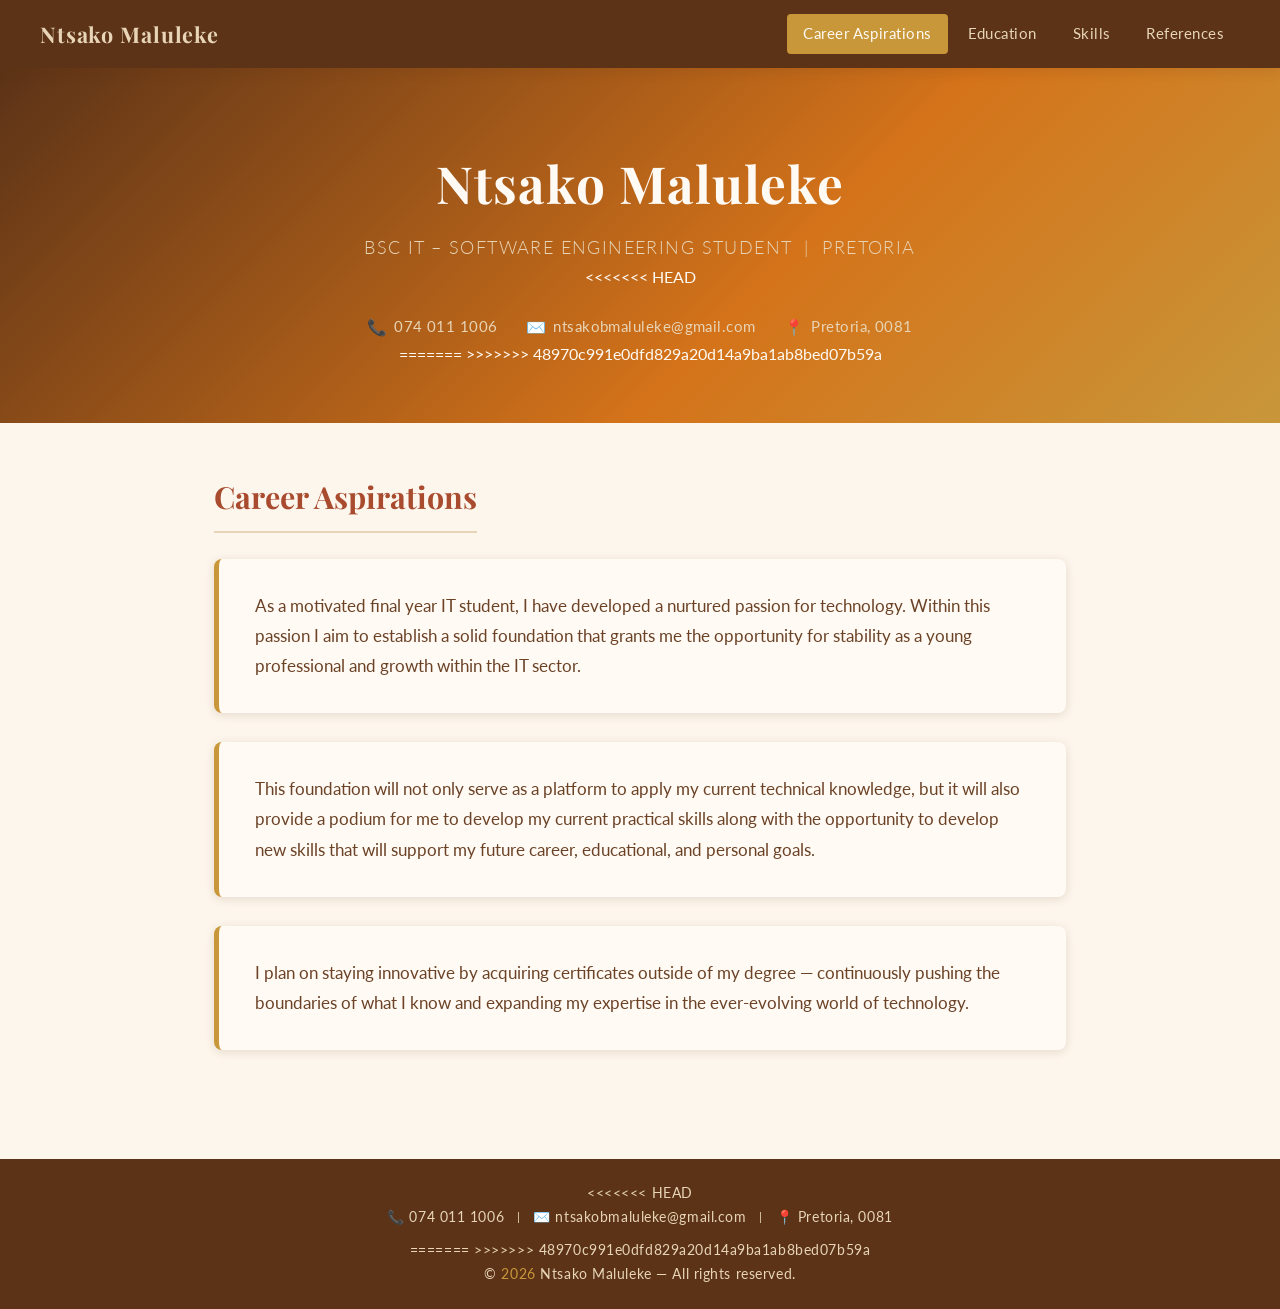
<file: portfolio/index.html>
<!DOCTYPE html>
<html lang="en">
<head>
  <meta charset="UTF-8" />
  <meta name="viewport" content="width=device-width, initial-scale=1.0" />
  <title>Career Aspirations | Ntsako Maluleke</title>
  <link rel="stylesheet" href="css/style.css" />
</head>
<body>

  <!-- Navigation -->
  <nav aria-label="Main navigation">
    <a href="index.html" class="logo">Ntsako Maluleke</a>
    <button class="nav-toggle" aria-label="Toggle navigation" aria-expanded="false">
      <span></span><span></span><span></span>
    </button>
    <ul>
      <li><a href="index.html">Career Aspirations</a></li>
      <li><a href="education.html">Education</a></li>
      <li><a href="skills.html">Skills</a></li>
      <li><a href="references.html">References</a></li>
    </ul>
  </nav>

  <!-- Hero -->
  <header class="hero">
    <h1>Ntsako Maluleke</h1>
    <p class="subtitle">BSc IT &ndash; Software Engineering Student &nbsp;|&nbsp; Pretoria</p>
<<<<<<< HEAD
    <div class="contact-bar">
      <a href="tel:0740111006" class="contact-item">
        <span class="contact-icon">📞</span>074 011 1006
      </a>
      <a href="mailto:ntsakobmaluleke@gmail.com" class="contact-item">
        <span class="contact-icon">✉️</span>ntsakobmaluleke@gmail.com
      </a>
      <span class="contact-item">
        <span class="contact-icon">📍</span>Pretoria, 0081
      </span>
    </div>
=======
>>>>>>> 48970c991e0dfd829a20d14a9ba1ab8bed07b59a
  </header>

  <!-- Content -->
  <main class="page-wrapper">

    <h2 class="section-title">Career Aspirations</h2>

    <div class="card fade-in">
      <p>
        As a motivated final year IT student, I have developed a nurtured passion for technology.
        Within this passion I aim to establish a solid foundation that grants me the opportunity
        for stability as a young professional and growth within the IT sector.
      </p>
    </div>

    <div class="card fade-in">
      <p>
        This foundation will not only serve as a platform to apply my current technical knowledge,
        but it will also provide a podium for me to develop my current practical skills along with
        the opportunity to develop new skills that will support my future career, educational,
        and personal goals.
      </p>
    </div>

    <div class="card fade-in">
      <p>
        I plan on staying innovative by acquiring certificates outside of my degree &mdash;
        continuously pushing the boundaries of what I know and expanding my expertise in the
        ever-evolving world of technology.
      </p>
    </div>

  </main>

  <footer>
<<<<<<< HEAD
    <div class="footer-contact">
      <a href="tel:0740111006">📞 074 011 1006</a>
      <span class="footer-divider">|</span>
      <a href="mailto:ntsakobmaluleke@gmail.com">✉️ ntsakobmaluleke@gmail.com</a>
      <span class="footer-divider">|</span>
      <span>📍 Pretoria, 0081</span>
    </div>
=======
>>>>>>> 48970c991e0dfd829a20d14a9ba1ab8bed07b59a
    <p>&copy; <span id="year"></span> Ntsako Maluleke &mdash; All rights reserved.</p>
  </footer>

  <script src="js/main.js"></script>
</body>
</html>
</file>
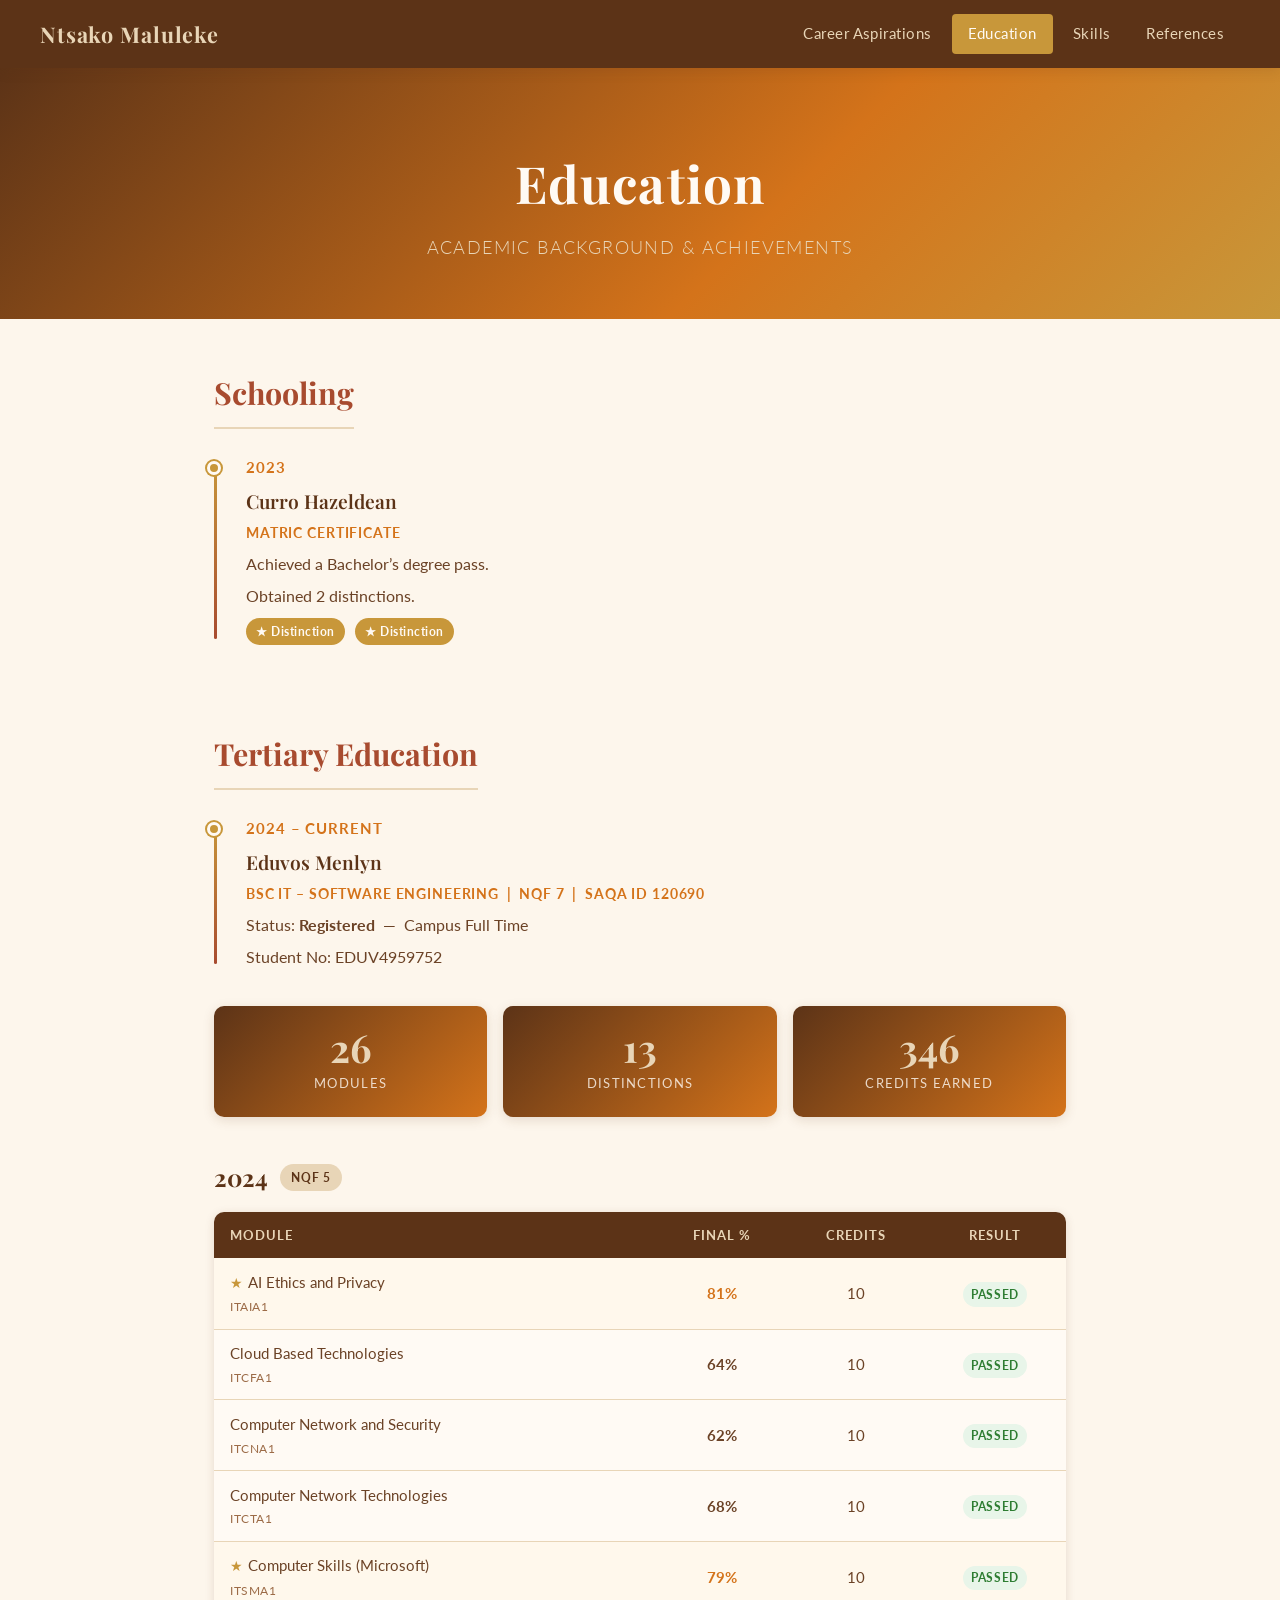
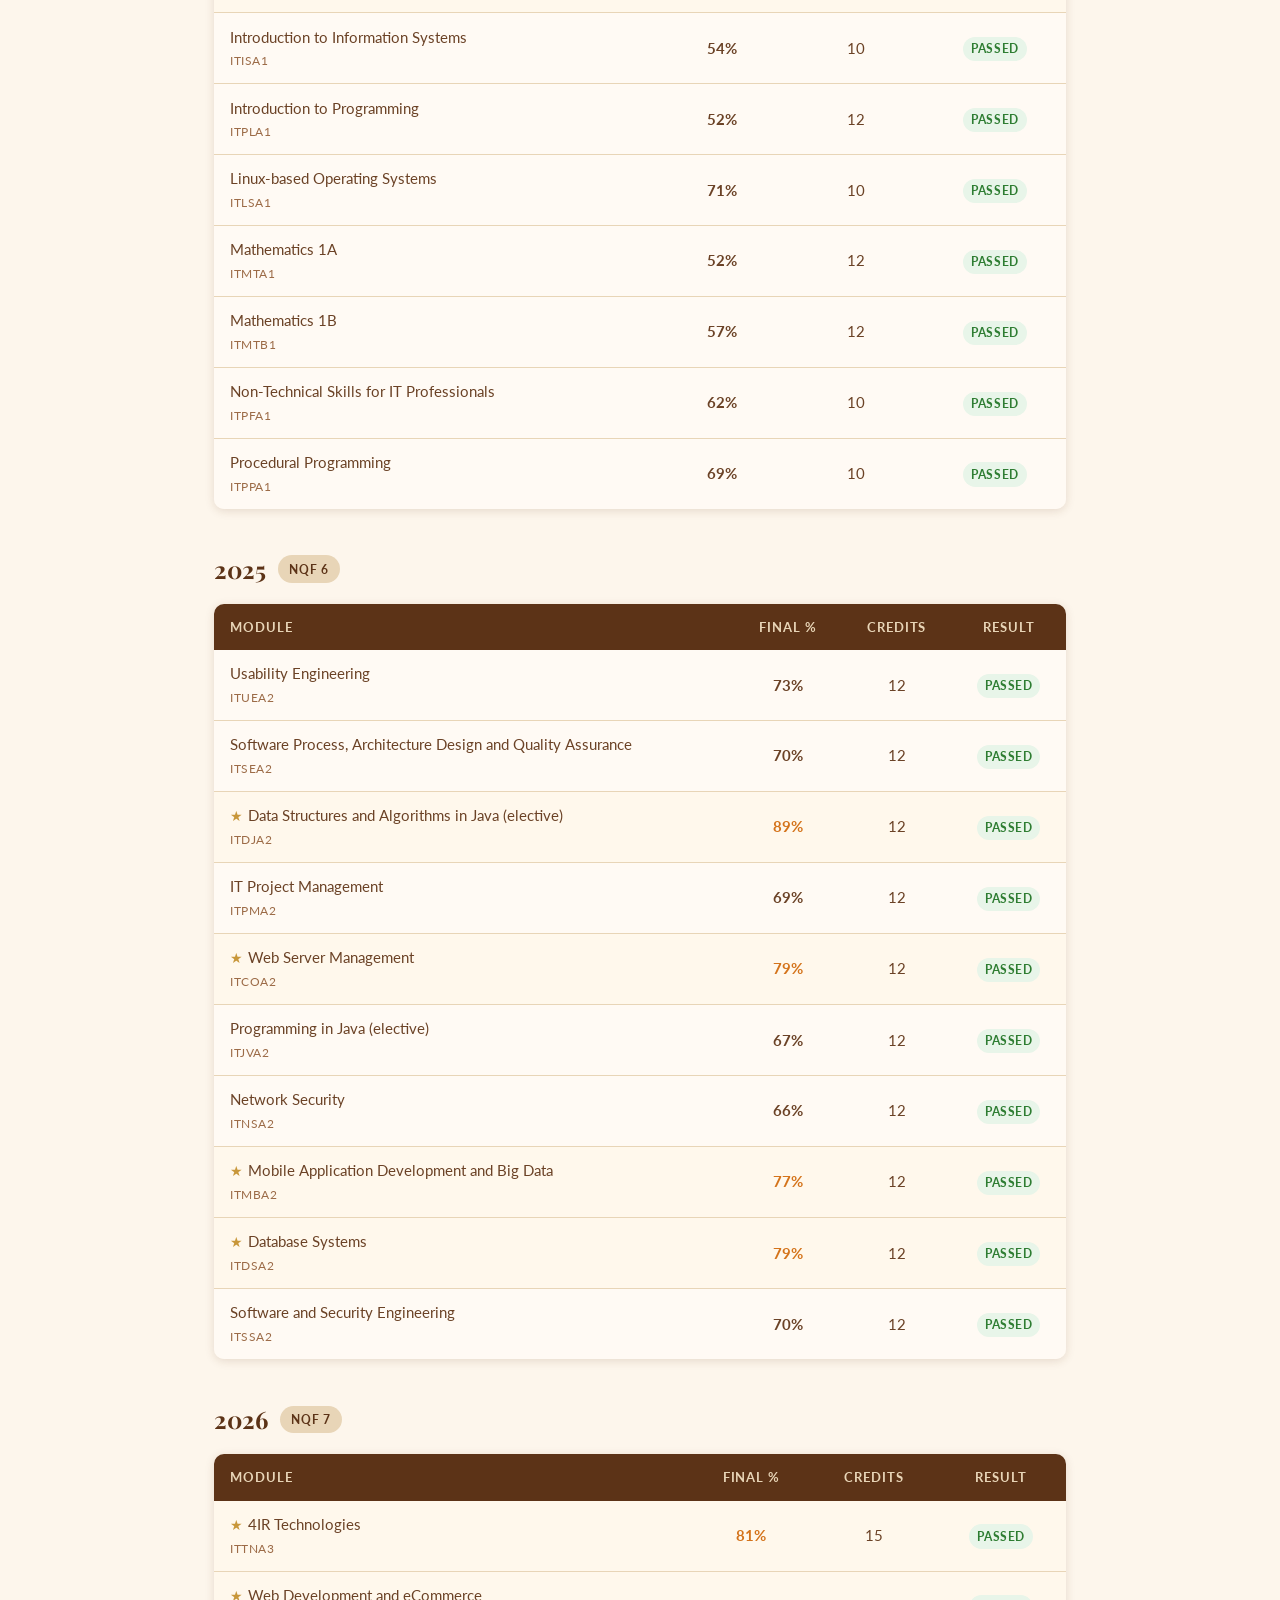
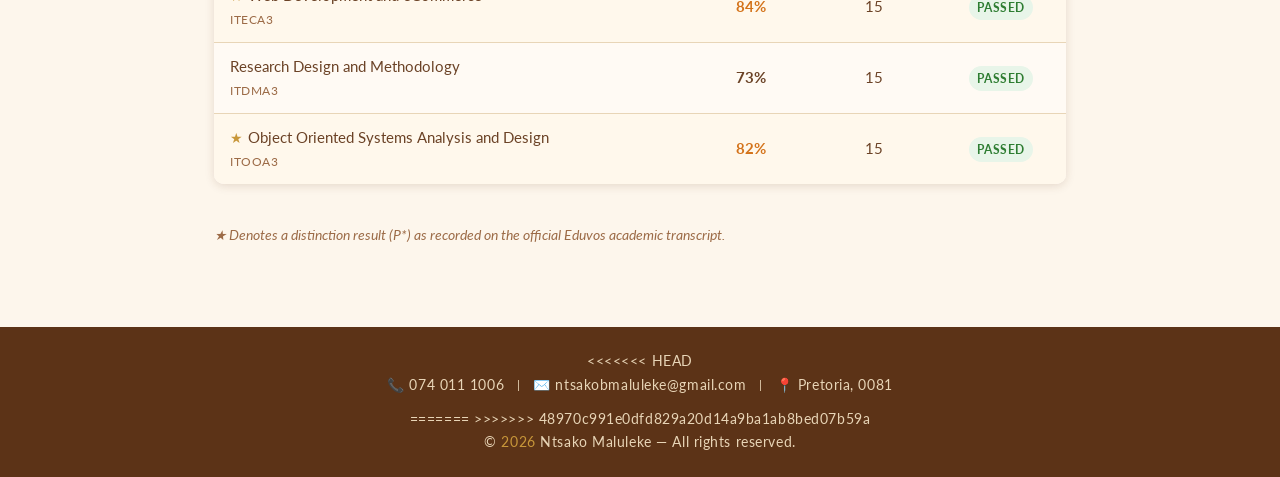
<file: portfolio/education.html>
<!DOCTYPE html>
<html lang="en">
<head>
  <meta charset="UTF-8" />
  <meta name="viewport" content="width=device-width, initial-scale=1.0" />
  <title>Education | Ntsako Maluleke</title>
  <link rel="stylesheet" href="css/style.css" />
</head>
<body>

  <!-- Navigation -->
  <nav aria-label="Main navigation">
    <a href="index.html" class="logo">Ntsako Maluleke</a>
    <button class="nav-toggle" aria-label="Toggle navigation" aria-expanded="false">
      <span></span><span></span><span></span>
    </button>
    <ul>
      <li><a href="index.html">Career Aspirations</a></li>
      <li><a href="education.html">Education</a></li>
      <li><a href="skills.html">Skills</a></li>
      <li><a href="references.html">References</a></li>
    </ul>
  </nav>

  <!-- Hero -->
  <header class="hero">
    <h1>Education</h1>
    <p class="subtitle">Academic background &amp; achievements</p>
  </header>

  <main class="page-wrapper">

    <!-- Schooling -->
    <h2 class="section-title">Schooling</h2>
    <div class="timeline">
      <div class="timeline-item fade-in">
        <p class="edu-degree">2023</p>
        <p class="edu-school">Curro Hazeldean</p>
        <p class="edu-degree" style="font-size:0.9rem; margin-top:0.2rem;">Matric Certificate</p>
        <p class="edu-note">Achieved a Bachelor&rsquo;s degree pass.</p>
        <p class="edu-note">Obtained 2 distinctions.</p>
        <span class="badge">&#9733; Distinction</span>
        <span class="badge">&#9733; Distinction</span>
      </div>
    </div>

    <!-- Tertiary -->
    <h2 class="section-title" style="margin-top:3rem;">Tertiary Education</h2>
    <div class="timeline" style="margin-bottom:1rem;">
      <div class="timeline-item fade-in">
        <p class="edu-degree">2024 &ndash; current</p>
        <p class="edu-school">Eduvos Menlyn</p>
        <p class="edu-degree" style="font-size:0.9rem; margin-top:0.2rem;">
          BSc IT &ndash; Software Engineering &nbsp;|&nbsp; NQF 7 &nbsp;|&nbsp; SAQA Id 120690
        </p>
        <p class="edu-note">Status: <strong>Registered</strong> &nbsp;&mdash;&nbsp; Campus Full Time</p>
        <p class="edu-note">Student No: EDUV4959752</p>
      </div>
    </div>

    <!-- Stats Bar -->
    <div class="stats-bar fade-in">
      <div class="stat">
        <span class="stat-num">26</span>
        <span class="stat-label">Modules</span>
      </div>
      <div class="stat">
        <span class="stat-num">13</span>
        <span class="stat-label">Distinctions</span>
      </div>
      <div class="stat">
        <span class="stat-num">346</span>
        <span class="stat-label">Credits Earned</span>
      </div>
    </div>

    <!-- 2024 Modules -->
    <div class="year-block fade-in">
      <div class="year-header">
        <span class="year-label">2024</span>
        <span class="nqf-tag">NQF 5</span>
      </div>
      <div class="module-table-wrap">
        <table class="module-table">
          <thead>
            <tr>
              <th>Module</th>
              <th class="num-col">Final %</th>
              <th class="num-col">Credits</th>
              <th class="num-col">Result</th>
            </tr>
          </thead>
          <tbody>
            <tr class="row-distinction">
              <td><span class="dist-star">&#9733;</span>AI Ethics and Privacy <small class="module-code">ITAIA1</small></td>
              <td class="num-col"><span class="score score-dist">81%</span></td>
              <td class="num-col">10</td>
              <td class="num-col"><span class="pass-badge">PASSED</span></td>
            </tr>
            <tr>
              <td>Cloud Based Technologies <small class="module-code">ITCFA1</small></td>
              <td class="num-col"><span class="score">64%</span></td>
              <td class="num-col">10</td>
              <td class="num-col"><span class="pass-badge">PASSED</span></td>
            </tr>
            <tr>
              <td>Computer Network and Security <small class="module-code">ITCNA1</small></td>
              <td class="num-col"><span class="score">62%</span></td>
              <td class="num-col">10</td>
              <td class="num-col"><span class="pass-badge">PASSED</span></td>
            </tr>
            <tr>
              <td>Computer Network Technologies <small class="module-code">ITCTA1</small></td>
              <td class="num-col"><span class="score">68%</span></td>
              <td class="num-col">10</td>
              <td class="num-col"><span class="pass-badge">PASSED</span></td>
            </tr>
            <tr class="row-distinction">
              <td><span class="dist-star">&#9733;</span>Computer Skills (Microsoft) <small class="module-code">ITSMA1</small></td>
              <td class="num-col"><span class="score score-dist">79%</span></td>
              <td class="num-col">10</td>
              <td class="num-col"><span class="pass-badge">PASSED</span></td>
            </tr>
            <tr>
              <td>Introduction to Information Systems <small class="module-code">ITISA1</small></td>
              <td class="num-col"><span class="score">54%</span></td>
              <td class="num-col">10</td>
              <td class="num-col"><span class="pass-badge">PASSED</span></td>
            </tr>
            <tr>
              <td>Introduction to Programming <small class="module-code">ITPLA1</small></td>
              <td class="num-col"><span class="score">52%</span></td>
              <td class="num-col">12</td>
              <td class="num-col"><span class="pass-badge">PASSED</span></td>
            </tr>
            <tr>
              <td>Linux-based Operating Systems <small class="module-code">ITLSA1</small></td>
              <td class="num-col"><span class="score">71%</span></td>
              <td class="num-col">10</td>
              <td class="num-col"><span class="pass-badge">PASSED</span></td>
            </tr>
            <tr>
              <td>Mathematics 1A <small class="module-code">ITMTA1</small></td>
              <td class="num-col"><span class="score">52%</span></td>
              <td class="num-col">12</td>
              <td class="num-col"><span class="pass-badge">PASSED</span></td>
            </tr>
            <tr>
              <td>Mathematics 1B <small class="module-code">ITMTB1</small></td>
              <td class="num-col"><span class="score">57%</span></td>
              <td class="num-col">12</td>
              <td class="num-col"><span class="pass-badge">PASSED</span></td>
            </tr>
            <tr>
              <td>Non-Technical Skills for IT Professionals <small class="module-code">ITPFA1</small></td>
              <td class="num-col"><span class="score">62%</span></td>
              <td class="num-col">10</td>
              <td class="num-col"><span class="pass-badge">PASSED</span></td>
            </tr>
            <tr>
              <td>Procedural Programming <small class="module-code">ITPPA1</small></td>
              <td class="num-col"><span class="score">69%</span></td>
              <td class="num-col">10</td>
              <td class="num-col"><span class="pass-badge">PASSED</span></td>
            </tr>
          </tbody>
        </table>
      </div>
    </div>

    <!-- 2025 Modules -->
    <div class="year-block fade-in">
      <div class="year-header">
        <span class="year-label">2025</span>
        <span class="nqf-tag">NQF 6</span>
      </div>
      <div class="module-table-wrap">
        <table class="module-table">
          <thead>
            <tr>
              <th>Module</th>
              <th class="num-col">Final %</th>
              <th class="num-col">Credits</th>
              <th class="num-col">Result</th>
            </tr>
          </thead>
          <tbody>
            <tr>
              <td>Usability Engineering <small class="module-code">ITUEA2</small></td>
              <td class="num-col"><span class="score">73%</span></td>
              <td class="num-col">12</td>
              <td class="num-col"><span class="pass-badge">PASSED</span></td>
            </tr>
            <tr>
              <td>Software Process, Architecture Design and Quality Assurance <small class="module-code">ITSEA2</small></td>
              <td class="num-col"><span class="score">70%</span></td>
              <td class="num-col">12</td>
              <td class="num-col"><span class="pass-badge">PASSED</span></td>
            </tr>
            <tr class="row-distinction">
              <td><span class="dist-star">&#9733;</span>Data Structures and Algorithms in Java (elective) <small class="module-code">ITDJA2</small></td>
              <td class="num-col"><span class="score score-dist">89%</span></td>
              <td class="num-col">12</td>
              <td class="num-col"><span class="pass-badge">PASSED</span></td>
            </tr>
            <tr>
              <td>IT Project Management <small class="module-code">ITPMA2</small></td>
              <td class="num-col"><span class="score">69%</span></td>
              <td class="num-col">12</td>
              <td class="num-col"><span class="pass-badge">PASSED</span></td>
            </tr>
            <tr class="row-distinction">
              <td><span class="dist-star">&#9733;</span>Web Server Management <small class="module-code">ITCOA2</small></td>
              <td class="num-col"><span class="score score-dist">79%</span></td>
              <td class="num-col">12</td>
              <td class="num-col"><span class="pass-badge">PASSED</span></td>
            </tr>
            <tr>
              <td>Programming in Java (elective) <small class="module-code">ITJVA2</small></td>
              <td class="num-col"><span class="score">67%</span></td>
              <td class="num-col">12</td>
              <td class="num-col"><span class="pass-badge">PASSED</span></td>
            </tr>
            <tr>
              <td>Network Security <small class="module-code">ITNSA2</small></td>
              <td class="num-col"><span class="score">66%</span></td>
              <td class="num-col">12</td>
              <td class="num-col"><span class="pass-badge">PASSED</span></td>
            </tr>
            <tr class="row-distinction">
              <td><span class="dist-star">&#9733;</span>Mobile Application Development and Big Data <small class="module-code">ITMBA2</small></td>
              <td class="num-col"><span class="score score-dist">77%</span></td>
              <td class="num-col">12</td>
              <td class="num-col"><span class="pass-badge">PASSED</span></td>
            </tr>
            <tr class="row-distinction">
              <td><span class="dist-star">&#9733;</span>Database Systems <small class="module-code">ITDSA2</small></td>
              <td class="num-col"><span class="score score-dist">79%</span></td>
              <td class="num-col">12</td>
              <td class="num-col"><span class="pass-badge">PASSED</span></td>
            </tr>
            <tr>
              <td>Software and Security Engineering <small class="module-code">ITSSA2</small></td>
              <td class="num-col"><span class="score">70%</span></td>
              <td class="num-col">12</td>
              <td class="num-col"><span class="pass-badge">PASSED</span></td>
            </tr>
          </tbody>
        </table>
      </div>
    </div>

    <!-- 2026 Modules -->
    <div class="year-block fade-in">
      <div class="year-header">
        <span class="year-label">2026</span>
        <span class="nqf-tag">NQF 7</span>
      </div>
      <div class="module-table-wrap">
        <table class="module-table">
          <thead>
            <tr>
              <th>Module</th>
              <th class="num-col">Final %</th>
              <th class="num-col">Credits</th>
              <th class="num-col">Result</th>
            </tr>
          </thead>
          <tbody>
            <tr class="row-distinction">
              <td><span class="dist-star">&#9733;</span>4IR Technologies <small class="module-code">ITTNA3</small></td>
              <td class="num-col"><span class="score score-dist">81%</span></td>
              <td class="num-col">15</td>
              <td class="num-col"><span class="pass-badge">PASSED</span></td>
            </tr>
            <tr class="row-distinction">
              <td><span class="dist-star">&#9733;</span>Web Development and eCommerce <small class="module-code">ITECA3</small></td>
              <td class="num-col"><span class="score score-dist">84%</span></td>
              <td class="num-col">15</td>
              <td class="num-col"><span class="pass-badge">PASSED</span></td>
            </tr>
            <tr>
              <td>Research Design and Methodology <small class="module-code">ITDMA3</small></td>
              <td class="num-col"><span class="score">73%</span></td>
              <td class="num-col">15</td>
              <td class="num-col"><span class="pass-badge">PASSED</span></td>
            </tr>
            <tr class="row-distinction">
              <td><span class="dist-star">&#9733;</span>Object Oriented Systems Analysis and Design <small class="module-code">ITOOA3</small></td>
              <td class="num-col"><span class="score score-dist">82%</span></td>
              <td class="num-col">15</td>
              <td class="num-col"><span class="pass-badge">PASSED</span></td>
            </tr>
          </tbody>
        </table>
      </div>
    </div>

    <p class="transcript-note fade-in">
      &#9733; Denotes a distinction result (P*) as recorded on the official Eduvos academic transcript.
    </p>

  </main>

  <footer>
<<<<<<< HEAD
    <div class="footer-contact">
      <a href="tel:0740111006">📞 074 011 1006</a>
      <span class="footer-divider">|</span>
      <a href="mailto:ntsakobmaluleke@gmail.com">✉️ ntsakobmaluleke@gmail.com</a>
      <span class="footer-divider">|</span>
      <span>📍 Pretoria, 0081</span>
    </div>
=======
>>>>>>> 48970c991e0dfd829a20d14a9ba1ab8bed07b59a
    <p>&copy; <span id="year"></span> Ntsako Maluleke &mdash; All rights reserved.</p>
  </footer>

  <script src="js/main.js"></script>
</body>
</html>
</file>
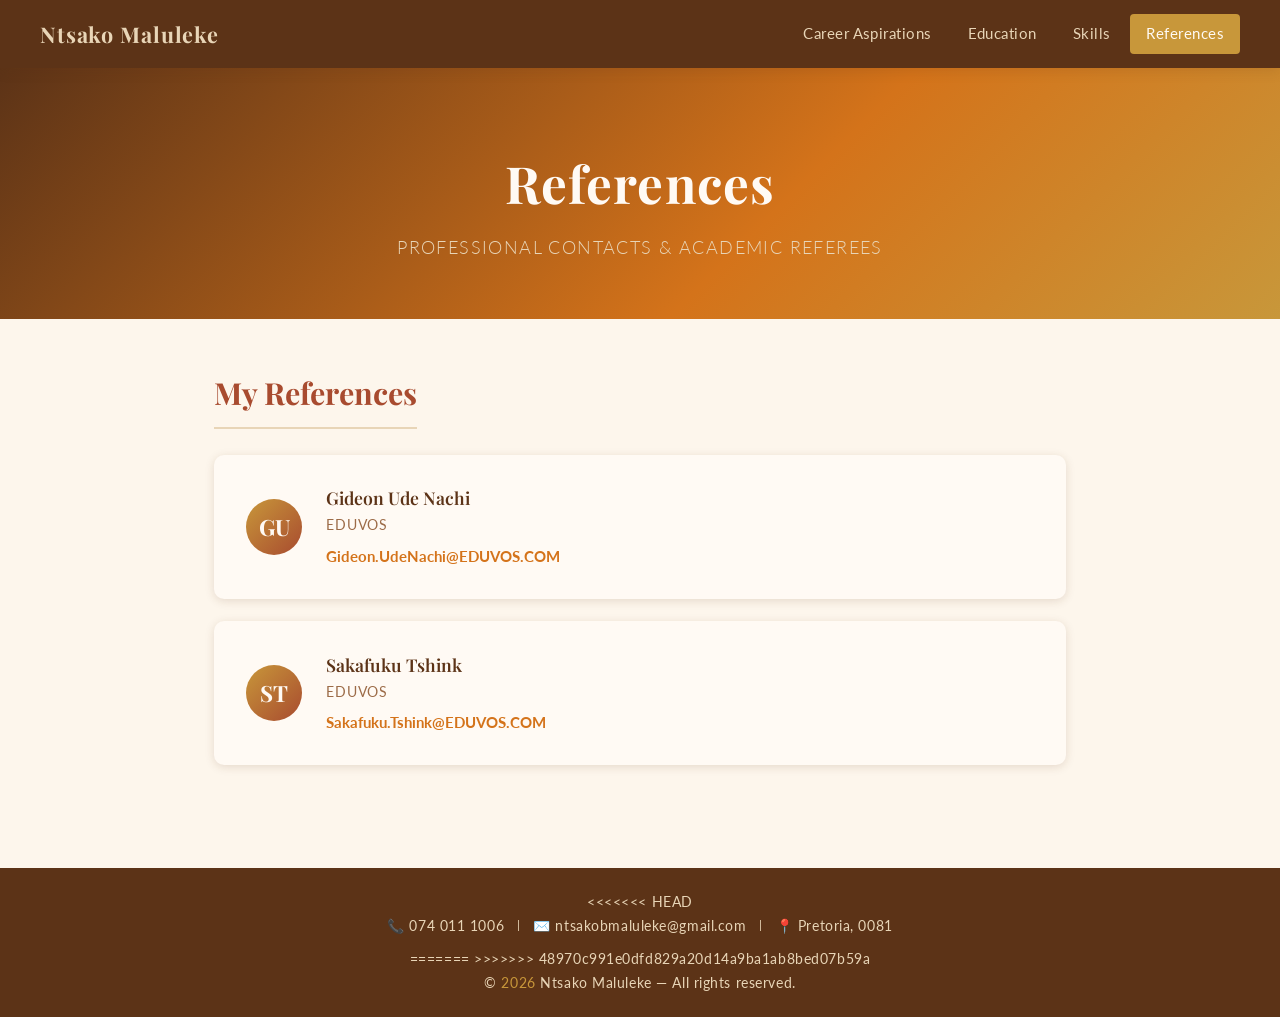
<file: portfolio/references.html>
<!DOCTYPE html>
<html lang="en">
<head>
  <meta charset="UTF-8" />
  <meta name="viewport" content="width=device-width, initial-scale=1.0" />
  <title>References | Ntsako Maluleke</title>
  <link rel="stylesheet" href="css/style.css" />
</head>
<body>

  <!-- Navigation -->
  <nav aria-label="Main navigation">
    <a href="index.html" class="logo">Ntsako Maluleke</a>
    <button class="nav-toggle" aria-label="Toggle navigation" aria-expanded="false">
      <span></span><span></span><span></span>
    </button>
    <ul>
      <li><a href="index.html">Career Aspirations</a></li>
      <li><a href="education.html">Education</a></li>
      <li><a href="skills.html">Skills</a></li>
      <li><a href="references.html">References</a></li>
    </ul>
  </nav>

  <!-- Hero -->
  <header class="hero">
    <h1>References</h1>
    <p class="subtitle">Professional contacts &amp; academic referees</p>
  </header>

  <main class="page-wrapper">

    <h2 class="section-title">My References</h2>

    <div class="ref-card fade-in">
      <div class="ref-avatar" aria-hidden="true">GU</div>
      <div class="ref-info">
        <p class="ref-name">Gideon Ude Nachi</p>
        <p class="ref-affiliation">Eduvos</p>
        <a href="mailto:Gideon.UdeNachi@EDUVOS.COM">Gideon.UdeNachi@EDUVOS.COM</a>
      </div>
    </div>

    <div class="ref-card fade-in">
      <div class="ref-avatar" aria-hidden="true">ST</div>
      <div class="ref-info">
        <p class="ref-name">Sakafuku Tshink</p>
        <p class="ref-affiliation">Eduvos</p>
        <a href="mailto:Sakafuku.Tshink@EDUVOS.COM">Sakafuku.Tshink@EDUVOS.COM</a>
      </div>
    </div>

  </main>

  <footer>
<<<<<<< HEAD
    <div class="footer-contact">
      <a href="tel:0740111006">📞 074 011 1006</a>
      <span class="footer-divider">|</span>
      <a href="mailto:ntsakobmaluleke@gmail.com">✉️ ntsakobmaluleke@gmail.com</a>
      <span class="footer-divider">|</span>
      <span>📍 Pretoria, 0081</span>
    </div>
=======
>>>>>>> 48970c991e0dfd829a20d14a9ba1ab8bed07b59a
    <p>&copy; <span id="year"></span> Ntsako Maluleke &mdash; All rights reserved.</p>
  </footer>

  <script src="js/main.js"></script>
</body>
</html>
</file>
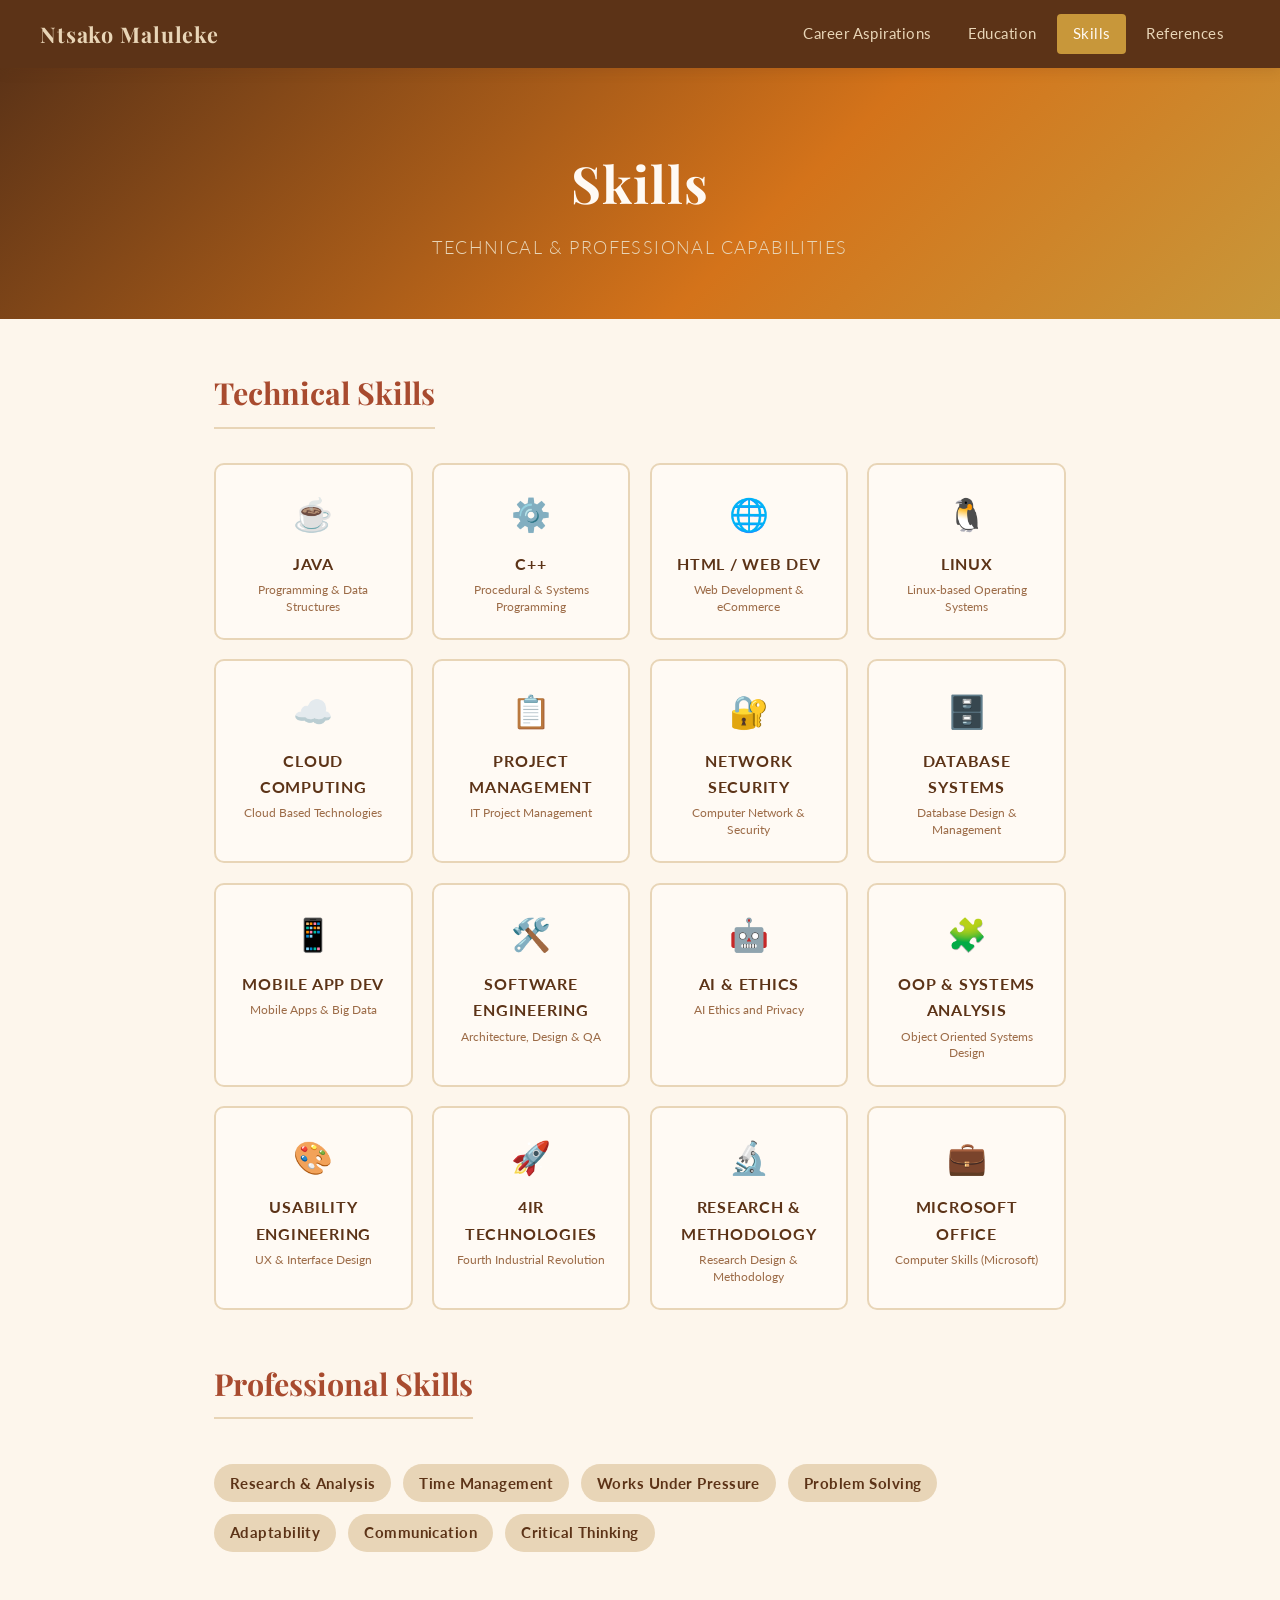
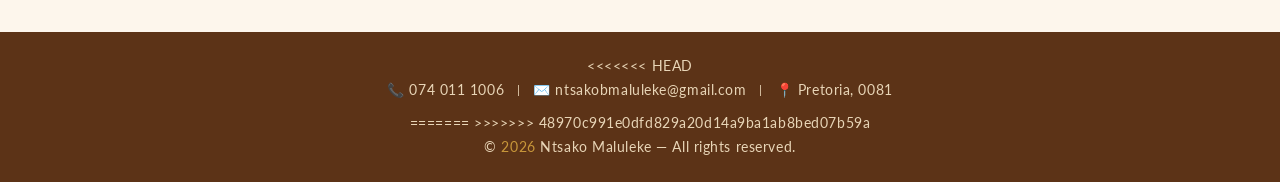
<file: portfolio/skills.html>
<!DOCTYPE html>
<html lang="en">
<head>
  <meta charset="UTF-8" />
  <meta name="viewport" content="width=device-width, initial-scale=1.0" />
  <title>Skills | Ntsako Maluleke</title>
  <link rel="stylesheet" href="css/style.css" />
</head>
<body>

  <!-- Navigation -->
  <nav aria-label="Main navigation">
    <a href="index.html" class="logo">Ntsako Maluleke</a>
    <button class="nav-toggle" aria-label="Toggle navigation" aria-expanded="false">
      <span></span><span></span><span></span>
    </button>
    <ul>
      <li><a href="index.html">Career Aspirations</a></li>
      <li><a href="education.html">Education</a></li>
      <li><a href="skills.html">Skills</a></li>
      <li><a href="references.html">References</a></li>
    </ul>
  </nav>

  <!-- Hero -->
  <header class="hero">
    <h1>Skills</h1>
    <p class="subtitle">Technical &amp; professional capabilities</p>
  </header>

  <main class="page-wrapper">

    <!-- Technical Skills -->
    <h2 class="section-title">Technical Skills</h2>

    <div class="skills-grid">
      <div class="skill-card fade-in">
        <div class="skill-icon">☕</div>
        <div class="skill-name">Java</div>
        <div class="skill-note">Programming &amp; Data Structures</div>
      </div>
      <div class="skill-card fade-in">
        <div class="skill-icon">⚙️</div>
        <div class="skill-name">C++</div>
        <div class="skill-note">Procedural &amp; Systems Programming</div>
      </div>
      <div class="skill-card fade-in">
        <div class="skill-icon">🌐</div>
        <div class="skill-name">HTML / Web Dev</div>
        <div class="skill-note">Web Development &amp; eCommerce</div>
      </div>
      <div class="skill-card fade-in">
        <div class="skill-icon">🐧</div>
        <div class="skill-name">Linux</div>
        <div class="skill-note">Linux-based Operating Systems</div>
      </div>
      <div class="skill-card fade-in">
        <div class="skill-icon">☁️</div>
        <div class="skill-name">Cloud Computing</div>
        <div class="skill-note">Cloud Based Technologies</div>
      </div>
      <div class="skill-card fade-in">
        <div class="skill-icon">📋</div>
        <div class="skill-name">Project Management</div>
        <div class="skill-note">IT Project Management</div>
      </div>
      <div class="skill-card fade-in">
        <div class="skill-icon">🔐</div>
        <div class="skill-name">Network Security</div>
        <div class="skill-note">Computer Network &amp; Security</div>
      </div>
      <div class="skill-card fade-in">
        <div class="skill-icon">🗄️</div>
        <div class="skill-name">Database Systems</div>
        <div class="skill-note">Database Design &amp; Management</div>
      </div>
      <div class="skill-card fade-in">
        <div class="skill-icon">📱</div>
        <div class="skill-name">Mobile App Dev</div>
        <div class="skill-note">Mobile Apps &amp; Big Data</div>
      </div>
      <div class="skill-card fade-in">
        <div class="skill-icon">🛠️</div>
        <div class="skill-name">Software Engineering</div>
        <div class="skill-note">Architecture, Design &amp; QA</div>
      </div>
      <div class="skill-card fade-in">
        <div class="skill-icon">🤖</div>
        <div class="skill-name">AI &amp; Ethics</div>
        <div class="skill-note">AI Ethics and Privacy</div>
      </div>
      <div class="skill-card fade-in">
        <div class="skill-icon">🧩</div>
        <div class="skill-name">OOP &amp; Systems Analysis</div>
        <div class="skill-note">Object Oriented Systems Design</div>
      </div>
      <div class="skill-card fade-in">
        <div class="skill-icon">🎨</div>
        <div class="skill-name">Usability Engineering</div>
        <div class="skill-note">UX &amp; Interface Design</div>
      </div>
      <div class="skill-card fade-in">
        <div class="skill-icon">🚀</div>
        <div class="skill-name">4IR Technologies</div>
        <div class="skill-note">Fourth Industrial Revolution</div>
      </div>
      <div class="skill-card fade-in">
        <div class="skill-icon">🔬</div>
        <div class="skill-name">Research &amp; Methodology</div>
        <div class="skill-note">Research Design &amp; Methodology</div>
      </div>
      <div class="skill-card fade-in">
        <div class="skill-icon">💼</div>
        <div class="skill-name">Microsoft Office</div>
        <div class="skill-note">Computer Skills (Microsoft)</div>
      </div>
    </div>

    <!-- Professional / Soft Skills -->
    <h2 class="section-title" style="margin-top:3rem;">Professional Skills</h2>

    <div class="soft-skills">
      <span class="soft-tag fade-in">Research &amp; Analysis</span>
      <span class="soft-tag fade-in">Time Management</span>
      <span class="soft-tag fade-in">Works Under Pressure</span>
      <span class="soft-tag fade-in">Problem Solving</span>
      <span class="soft-tag fade-in">Adaptability</span>
      <span class="soft-tag fade-in">Communication</span>
      <span class="soft-tag fade-in">Critical Thinking</span>
    </div>

  </main>

  <footer>
<<<<<<< HEAD
    <div class="footer-contact">
      <a href="tel:0740111006">📞 074 011 1006</a>
      <span class="footer-divider">|</span>
      <a href="mailto:ntsakobmaluleke@gmail.com">✉️ ntsakobmaluleke@gmail.com</a>
      <span class="footer-divider">|</span>
      <span>📍 Pretoria, 0081</span>
    </div>
=======
>>>>>>> 48970c991e0dfd829a20d14a9ba1ab8bed07b59a
    <p>&copy; <span id="year"></span> Ntsako Maluleke &mdash; All rights reserved.</p>
  </footer>

  <script src="js/main.js"></script>
</body>
</html>
</file>
<file: portfolio/css/style.css>
/* =============================================
   Ntsako Maluleke – Portfolio
   Warm colour palette
   ============================================= */

/* --- Google Font --- */
@import url('https://fonts.googleapis.com/css2?family=Playfair+Display:wght@400;600;700&family=Lato:wght@300;400;700&display=swap');

/* --- CSS Variables (warm palette) --- */
:root {
  --cream:       #fdf6ec;
  --warm-white:  #fffaf4;
  --sand:        #e8d5b7;
  --gold:        #c8973a;
  --amber:       #d4731a;
  --rust:        #a84b2f;
  --brown:       #5c3317;
  --text-dark:   #3b2310;
  --text-mid:    #6b4226;
  --text-light:  #9c6b47;
  --shadow:      rgba(92, 51, 23, 0.15);
  --nav-height:  68px;
}

/* --- Reset & Base --- */
*, *::before, *::after { box-sizing: border-box; margin: 0; padding: 0; }

html { scroll-behavior: smooth; }

body {
  font-family: 'Lato', sans-serif;
  background-color: var(--cream);
  color: var(--text-dark);
  line-height: 1.7;
  min-height: 100vh;
}

/* --- Navigation --- */
nav {
  position: sticky;
  top: 0;
  z-index: 100;
  background: var(--brown);
  height: var(--nav-height);
  display: flex;
  align-items: center;
  justify-content: space-between;
  padding: 0 2.5rem;
  box-shadow: 0 3px 12px var(--shadow);
}

nav .logo {
  font-family: 'Playfair Display', serif;
  font-size: 1.35rem;
  font-weight: 700;
  color: var(--sand);
  letter-spacing: 0.04em;
  text-decoration: none;
}

nav ul {
  list-style: none;
  display: flex;
  gap: 0.25rem;
}

nav ul li a {
  display: block;
  padding: 0.45rem 1rem;
  color: var(--sand);
  text-decoration: none;
  font-size: 0.95rem;
  font-weight: 400;
  letter-spacing: 0.03em;
  border-radius: 4px;
  transition: background 0.25s, color 0.25s;
}

nav ul li a:hover,
nav ul li a.active {
  background: var(--gold);
  color: var(--warm-white);
}

/* Hamburger (mobile) */
.nav-toggle {
  display: none;
  flex-direction: column;
  gap: 5px;
  cursor: pointer;
  background: none;
  border: none;
  padding: 4px;
}

.nav-toggle span {
  display: block;
  width: 26px;
  height: 2px;
  background: var(--sand);
  border-radius: 2px;
  transition: transform 0.3s, opacity 0.3s;
}

/* --- Hero Banner --- */
.hero {
  background: linear-gradient(135deg, var(--brown) 0%, var(--amber) 60%, var(--gold) 100%);
  color: var(--warm-white);
  padding: 4.5rem 2.5rem 3.5rem;
  text-align: center;
}

.hero h1 {
  font-family: 'Playfair Display', serif;
  font-size: clamp(2rem, 5vw, 3.2rem);
  font-weight: 700;
  margin-bottom: 0.4rem;
  letter-spacing: 0.02em;
}

.hero p.subtitle {
  font-size: 1.1rem;
  font-weight: 300;
  color: var(--sand);
  letter-spacing: 0.08em;
  text-transform: uppercase;
}

/* --- Page Wrapper --- */
.page-wrapper {
  max-width: 900px;
  margin: 0 auto;
  padding: 3rem 1.5rem 5rem;
}

/* --- Section Heading --- */
.section-title {
  font-family: 'Playfair Display', serif;
  font-size: 1.9rem;
  color: var(--rust);
  margin-bottom: 1.6rem;
  padding-bottom: 0.5rem;
  border-bottom: 2px solid var(--sand);
  display: inline-block;
}

/* --- Card --- */
.card {
  background: var(--warm-white);
  border-left: 5px solid var(--gold);
  border-radius: 8px;
  padding: 2rem 2.25rem;
  margin-bottom: 1.8rem;
  box-shadow: 0 2px 10px var(--shadow);
  transition: transform 0.2s, box-shadow 0.2s;
}

.card:hover {
  transform: translateY(-3px);
  box-shadow: 0 6px 20px var(--shadow);
}

.card p {
  color: var(--text-mid);
  font-size: 1.05rem;
  line-height: 1.8;
}

/* --- Education Timeline --- */
.timeline {
  position: relative;
  padding-left: 2rem;
}

.timeline::before {
  content: '';
  position: absolute;
  left: 0;
  top: 6px;
  bottom: 6px;
  width: 3px;
  background: linear-gradient(to bottom, var(--gold), var(--rust));
  border-radius: 3px;
}

.timeline-item {
  position: relative;
  margin-bottom: 2.2rem;
}

.timeline-item::before {
  content: '';
  position: absolute;
  left: -2.45rem;
  top: 6px;
  width: 14px;
  height: 14px;
  border-radius: 50%;
  background: var(--gold);
  border: 3px solid var(--warm-white);
  box-shadow: 0 0 0 2px var(--gold);
}

.timeline-item .edu-school {
  font-family: 'Playfair Display', serif;
  font-size: 1.2rem;
  color: var(--brown);
  font-weight: 600;
}

.timeline-item .edu-degree {
  font-size: 0.95rem;
  color: var(--amber);
  font-weight: 700;
  text-transform: uppercase;
  letter-spacing: 0.06em;
  margin-bottom: 0.3rem;
}

.timeline-item .edu-note {
  color: var(--text-mid);
  font-size: 0.97rem;
  margin-top: 0.35rem;
}

.badge {
  display: inline-block;
  background: var(--gold);
  color: var(--warm-white);
  font-size: 0.78rem;
  font-weight: 700;
  padding: 0.2rem 0.65rem;
  border-radius: 20px;
  margin-top: 0.5rem;
  margin-right: 0.35rem;
  letter-spacing: 0.04em;
}

/* --- Skills Grid --- */
.skills-grid {
  display: grid;
  grid-template-columns: repeat(auto-fill, minmax(190px, 1fr));
  gap: 1.2rem;
  margin-top: 0.5rem;
}

.skill-card {
  background: var(--warm-white);
  border: 2px solid var(--sand);
  border-radius: 10px;
  padding: 1.4rem 1.2rem;
  text-align: center;
  transition: border-color 0.25s, transform 0.2s, box-shadow 0.2s;
  cursor: default;
}

.skill-card:hover {
  border-color: var(--gold);
  transform: translateY(-4px);
  box-shadow: 0 6px 18px var(--shadow);
}

.skill-card .skill-icon {
  font-size: 2rem;
  margin-bottom: 0.6rem;
}

.skill-card .skill-name {
  font-weight: 700;
  font-size: 0.97rem;
  color: var(--brown);
  text-transform: uppercase;
  letter-spacing: 0.05em;
}

/* Soft skills section */
.soft-skills {
  display: flex;
  flex-wrap: wrap;
  gap: 0.75rem;
  margin-top: 1.2rem;
}

.soft-tag {
  background: var(--sand);
  color: var(--brown);
  border-radius: 20px;
  padding: 0.4rem 1rem;
  font-size: 0.92rem;
  font-weight: 700;
  letter-spacing: 0.03em;
  transition: background 0.2s, color 0.2s;
}

.soft-tag:hover {
  background: var(--amber);
  color: var(--warm-white);
}

/* --- References --- */
.ref-card {
  background: var(--warm-white);
  border-radius: 10px;
  padding: 1.8rem 2rem;
  margin-bottom: 1.4rem;
  box-shadow: 0 2px 10px var(--shadow);
  display: flex;
  align-items: center;
  gap: 1.5rem;
  transition: transform 0.2s, box-shadow 0.2s;
}

.ref-card:hover {
  transform: translateY(-3px);
  box-shadow: 0 6px 20px var(--shadow);
}

.ref-avatar {
  width: 56px;
  height: 56px;
  border-radius: 50%;
  background: linear-gradient(135deg, var(--gold), var(--rust));
  display: flex;
  align-items: center;
  justify-content: center;
  font-family: 'Playfair Display', serif;
  font-size: 1.4rem;
  font-weight: 700;
  color: var(--warm-white);
  flex-shrink: 0;
}

.ref-info .ref-name {
  font-family: 'Playfair Display', serif;
  font-size: 1.1rem;
  color: var(--brown);
  font-weight: 600;
}

.ref-info .ref-affiliation {
  font-size: 0.88rem;
  color: var(--text-light);
  text-transform: uppercase;
  letter-spacing: 0.06em;
  margin-bottom: 0.3rem;
}

.ref-info a {
  color: var(--amber);
  text-decoration: none;
  font-size: 0.95rem;
  font-weight: 700;
  transition: color 0.2s;
}

.ref-info a:hover { color: var(--rust); }

/* --- Footer --- */
footer {
  background: var(--brown);
  color: var(--sand);
  text-align: center;
  padding: 1.4rem 1rem;
  font-size: 0.88rem;
  letter-spacing: 0.04em;
}

footer span { color: var(--gold); }

/* --- Animations --- */
.fade-in {
  opacity: 0;
  transform: translateY(22px);
  transition: opacity 0.6s ease, transform 0.6s ease;
}

.fade-in.visible {
  opacity: 1;
  transform: translateY(0);
}

/* --- Responsive --- */
@media (max-width: 640px) {
  nav { padding: 0 1.2rem; }

  nav ul {
    position: absolute;
    top: var(--nav-height);
    left: 0;
    right: 0;
    background: var(--brown);
    flex-direction: column;
    padding: 1rem 1.2rem 1.4rem;
    gap: 0.1rem;
    display: none;
    box-shadow: 0 6px 12px var(--shadow);
  }

  nav ul.open { display: flex; }

  .nav-toggle { display: flex; }

  .hero { padding: 3rem 1.2rem 2.5rem; }

  .ref-card { flex-direction: column; align-items: flex-start; }
}

/* =============================================
   Transcript / Education page additions
   ============================================= */

/* --- Stats Bar --- */
.stats-bar {
  display: flex;
  gap: 1rem;
  margin: 2rem 0 2.5rem;
  flex-wrap: wrap;
}

.stat {
  flex: 1 1 120px;
  background: linear-gradient(135deg, var(--brown), var(--amber));
  border-radius: 10px;
  padding: 1.4rem 1rem;
  text-align: center;
  color: var(--warm-white);
  box-shadow: 0 3px 12px var(--shadow);
}

.stat-num {
  display: block;
  font-family: 'Playfair Display', serif;
  font-size: 2.4rem;
  font-weight: 700;
  line-height: 1;
  color: var(--sand);
}

.stat-label {
  display: block;
  font-size: 0.8rem;
  text-transform: uppercase;
  letter-spacing: 0.1em;
  margin-top: 0.4rem;
  color: rgba(255,250,244,0.8);
}

/* --- Year Block --- */
.year-block {
  margin-bottom: 2.5rem;
}

.year-header {
  display: flex;
  align-items: center;
  gap: 0.75rem;
  margin-bottom: 0.9rem;
}

.year-label {
  font-family: 'Playfair Display', serif;
  font-size: 1.5rem;
  font-weight: 700;
  color: var(--brown);
}

.nqf-tag {
  background: var(--sand);
  color: var(--brown);
  font-size: 0.78rem;
  font-weight: 700;
  padding: 0.2rem 0.7rem;
  border-radius: 20px;
  text-transform: uppercase;
  letter-spacing: 0.06em;
}

/* --- Module Table --- */
.module-table-wrap {
  overflow-x: auto;
  border-radius: 10px;
  box-shadow: 0 2px 10px var(--shadow);
}

.module-table {
  width: 100%;
  border-collapse: collapse;
  background: var(--warm-white);
  font-size: 0.93rem;
}

.module-table thead tr {
  background: var(--brown);
  color: var(--sand);
}

.module-table thead th {
  padding: 0.75rem 1rem;
  text-align: left;
  font-weight: 700;
  font-size: 0.82rem;
  text-transform: uppercase;
  letter-spacing: 0.07em;
}

.module-table thead th.num-col { text-align: center; }

.module-table tbody tr {
  border-bottom: 1px solid var(--sand);
  transition: background 0.15s;
}

.module-table tbody tr:last-child { border-bottom: none; }

.module-table tbody tr:hover { background: #fef3e2; }

.module-table tbody tr.row-distinction { background: #fff8ec; }

.module-table tbody tr.row-distinction:hover { background: #feefd4; }

.module-table td {
  padding: 0.7rem 1rem;
  color: var(--text-mid);
  vertical-align: middle;
}

.module-table td.num-col { text-align: center; }

.module-code {
  display: block;
  color: var(--text-light);
  font-size: 0.76rem;
  letter-spacing: 0.05em;
  margin-top: 0.1rem;
}

.dist-star {
  color: var(--gold);
  margin-right: 0.3rem;
  font-size: 0.9rem;
}

.score {
  font-weight: 700;
  color: var(--text-mid);
}

.score-dist {
  color: var(--amber);
}

.pass-badge {
  display: inline-block;
  background: #e8f5e9;
  color: #2e7d32;
  font-size: 0.72rem;
  font-weight: 700;
  padding: 0.15rem 0.5rem;
  border-radius: 20px;
  letter-spacing: 0.05em;
  white-space: nowrap;
}

.transcript-note {
  margin-top: 1.5rem;
  font-size: 0.85rem;
  color: var(--text-light);
  font-style: italic;
}

/* --- Skill card note line --- */
.skill-note {
  font-size: 0.78rem;
  color: var(--text-light);
  margin-top: 0.3rem;
  line-height: 1.35;
}

/* --- Responsive transcript table --- */
@media (max-width: 640px) {
  .stats-bar { gap: 0.75rem; }
  .stat-num  { font-size: 1.9rem; }

  .module-table thead th:nth-child(3),
  .module-table tbody td:nth-child(3) { display: none; }
}

/* =============================================
   Contact details
   ============================================= */

/* --- Hero contact bar --- */
.contact-bar {
  display: flex;
  flex-wrap: wrap;
  justify-content: center;
  gap: 0.5rem 1.8rem;
  margin-top: 1.4rem;
}

.contact-item {
  display: flex;
  align-items: center;
  gap: 0.4rem;
  color: var(--sand);
  text-decoration: none;
  font-size: 0.95rem;
  font-weight: 400;
  letter-spacing: 0.03em;
  transition: color 0.2s;
}

.contact-item:hover { color: var(--warm-white); }

.contact-icon { font-size: 1rem; }

/* --- Footer contact strip --- */
.footer-contact {
  display: flex;
  flex-wrap: wrap;
  justify-content: center;
  align-items: center;
  gap: 0.3rem 0.8rem;
  margin-bottom: 0.6rem;
  font-size: 0.87rem;
}

.footer-contact a {
  color: var(--sand);
  text-decoration: none;
  transition: color 0.2s;
}

.footer-contact a:hover { color: var(--gold); }

.footer-contact span { color: var(--sand); }

.footer-divider {
  color: var(--text-light);
  font-size: 0.75rem;
}

@media (max-width: 640px) {
  .contact-bar     { gap: 0.5rem 1rem; }
  .footer-divider  { display: none; }
  .footer-contact  { flex-direction: column; gap: 0.3rem; }
}
</file>
